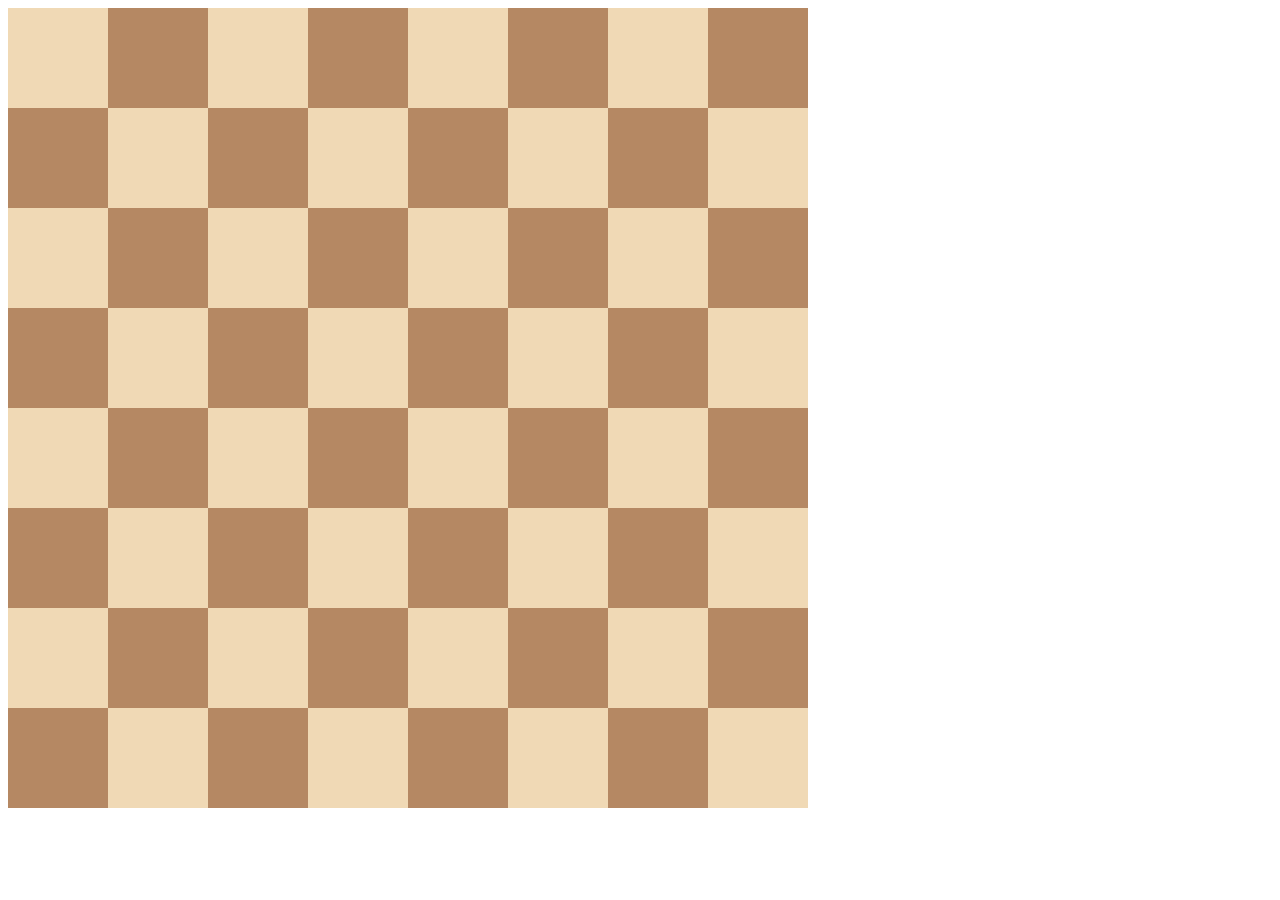
<file: 10.0 Display Grid/index.html>
<!DOCTYPE html>
<html>

<head>
  <title>Chessboard</title>
  <style>
    /* Write your code here */
    /* Each square should be 100px by 100px */
    /* My colours for white: #f0d9b5, black: #b58863 */
    .container {
      display: grid;
      grid-template-columns: 100px 100px 100px 100px 100px 100px 100px 100px;
      grid-template-rows: 100px 100px 100px 100px 100px 100px 100px 100px;
    }

    .white {
      background-color: #f0d9b5;
    }

    .black {
      background-color: #b58863;
    }
  </style>
</head>

<body>
  <div class="container">
    <div class="white"></div>
    <div class="black"></div>
    <div class="white"></div>
    <div class="black"></div>
    <div class="white"></div>
    <div class="black"></div>
    <div class="white"></div>
    <div class="black"></div>
    <div class="black"></div>
    <div class="white"></div>
    <div class="black"></div>
    <div class="white"></div>
    <div class="black"></div>
    <div class="white"></div>
    <div class="black"></div>
    <div class="white"></div>
    <div class="white"></div>
    <div class="black"></div>
    <div class="white"></div>
    <div class="black"></div>
    <div class="white"></div>
    <div class="black"></div>
    <div class="white"></div>
    <div class="black"></div>
    <div class="black"></div>
    <div class="white"></div>
    <div class="black"></div>
    <div class="white"></div>
    <div class="black"></div>
    <div class="white"></div>
    <div class="black"></div>
    <div class="white"></div>
    <div class="white"></div>
    <div class="black"></div>
    <div class="white"></div>
    <div class="black"></div>
    <div class="white"></div>
    <div class="black"></div>
    <div class="white"></div>
    <div class="black"></div>
    <div class="black"></div>
    <div class="white"></div>
    <div class="black"></div>
    <div class="white"></div>
    <div class="black"></div>
    <div class="white"></div>
    <div class="black"></div>
    <div class="white"></div>
    <div class="white"></div>
    <div class="black"></div>
    <div class="white"></div>
    <div class="black"></div>
    <div class="white"></div>
    <div class="black"></div>
    <div class="white"></div>
    <div class="black"></div>
    <div class="black"></div>
    <div class="white"></div>
    <div class="black"></div>
    <div class="white"></div>
    <div class="black"></div>
    <div class="white"></div>
    <div class="black"></div>
    <div class="white"></div>
  </div>
</body>

</html>
</file>
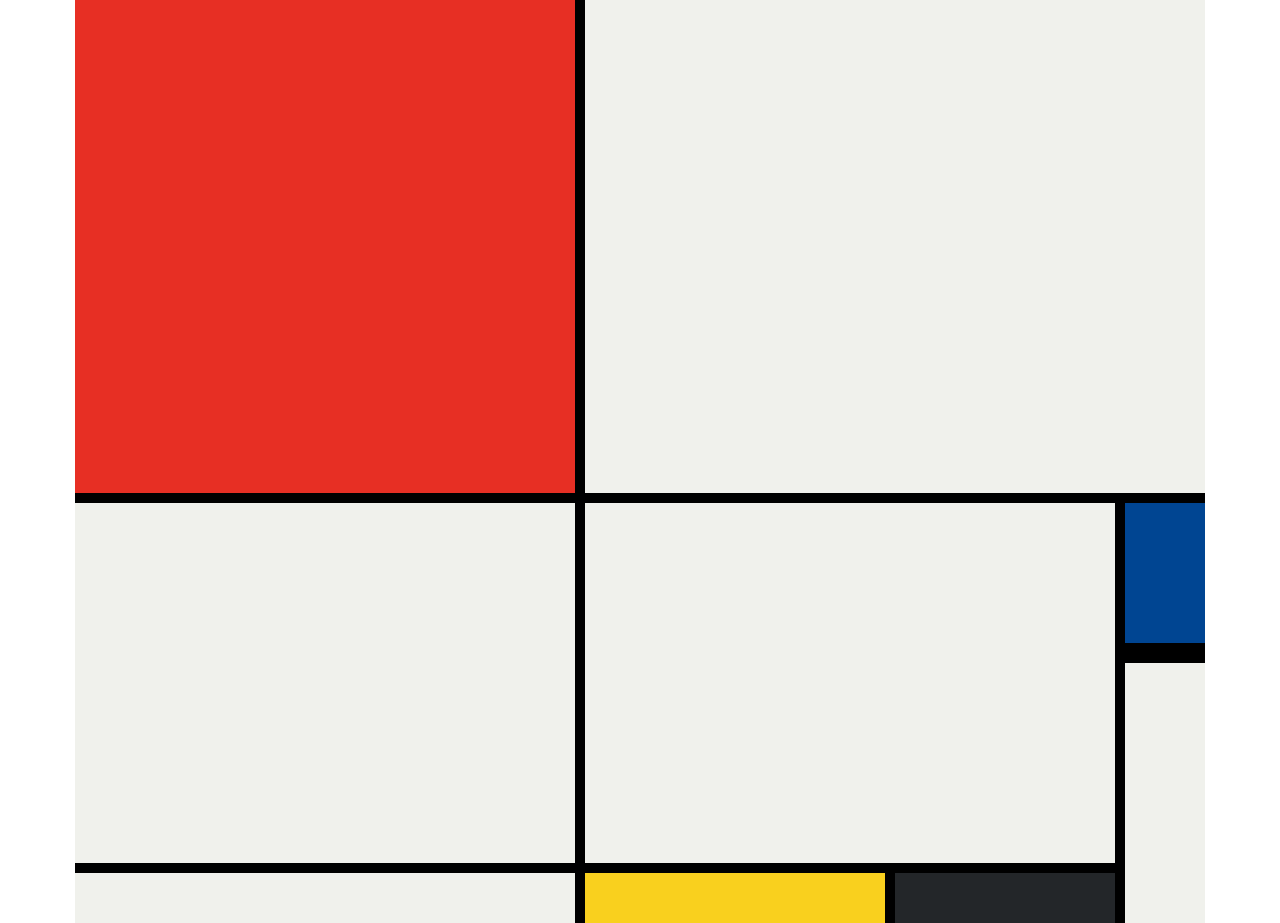
<file: 10.3 Mondrian Project/index.html>
<!DOCTYPE html>
<html lang="en">

<head>
  <meta charset="UTF-8">
  <meta name="viewport" content="width=device-width, initial-scale=1.0">
  <title>Mondrian Project</title>
  <style>
    /* 
    Write your CSS here 
    Gap Colour: #000
    White: #F0F1EC
    Red: #E72F24
    Black: #232629
    Blue: #004592
    Yellow: #F9D01E

    For dimensions, see dimensions.png image.
    HINT: Remember you can't change the properties of grid lines.
    But grid lines are transparent!
    */

    .flex-container {
      height: 100vh;
      display: flex;
      justify-content: center;
      align-items: center;
      margin: 0;
      padding: 0;
    }
    
    .grid-container {
      display: grid;
      grid-template-rows: 500px 150px 200px 50px;
      grid-template-columns: 500px 300px 220px 80px;
      gap: 10px;
      background-color: #000;
    }

    .red-tile {
      background-color: #E72F24;
    }

    .top-right, .middle-left, .middle-tile, .bottom-right, .bottom-left {
      background-color: #F0F1EC;
    }

    .top-right {
      grid-column: span 3;
    }

    .middle-left, .middle-tile, .bottom-right {
      grid-row: span 2;
    }

    .middle-tile {
      grid-column: span 2;
    }

    .blue-tile {
      background-color: #004592;
      border-bottom: 10px solid #000;
    }

    .yellow-tile {
      background-color: #F9D01E;
    }

    .black-tile {
      background-color: #232629;
    }
  </style>
</head>

<body>
  <!-- Write your HTML here -->
   <div class="flex-container">
    <div class="grid-container">
      <div class="red-tile"></div>
      <div class="top-right"></div>
      <div class="middle-left"></div>
      <div class="middle-tile"></div>
      <div class="blue-tile"></div>
      <div class="bottom-right"></div>
      <div class="bottom-left"></div>
      <div class="yellow-tile"></div>
      <div class="black-tile"></div>
     </div>
   </div>
   
</body>

</html>
</file>
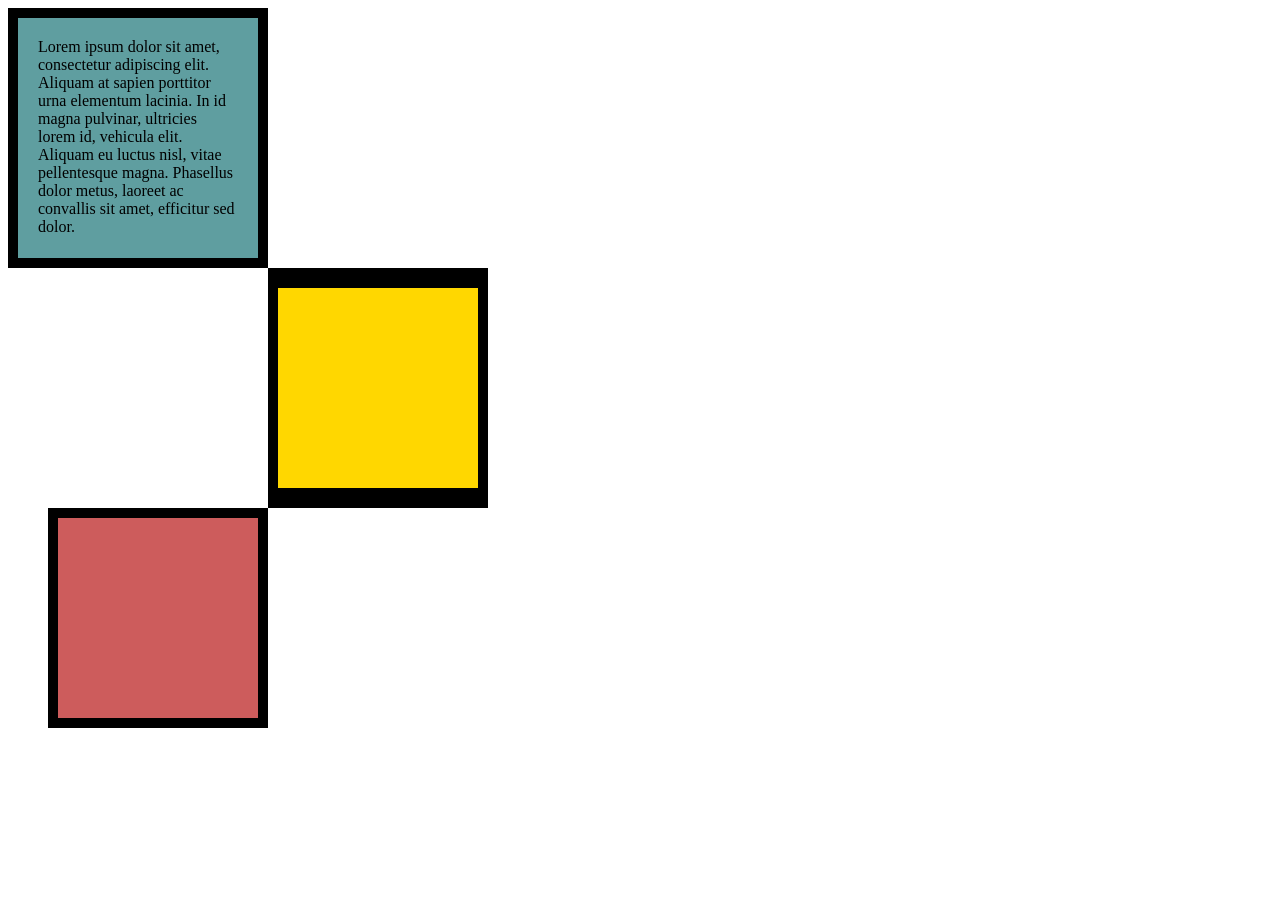
<file: 6.3 CSS Box Model/index.html>
<!DOCTYPE html>
<html lang="en">

<head>
  <meta charset="UTF-8">
  <title>CSS Box Model</title>
  <style>
    /* Write your CSS code here */
    div {
      height: 200px;
      width: 200px;
      border: 10px solid black;
    }

    p {
      margin: 0;
    }

    #top-box {
      background-color: cadetblue;
      padding: 20px;
    }

    #middle-box {
      background-color: gold;
      border-width: 20px 10px;
      margin-left: 260px;
    }

    #bottom-box {
      background-color: indianred;
      margin-left: 40px;
    }
  </style>
</head>

<body>
  <div id="top-box">
    <p>
      Lorem ipsum dolor sit amet, consectetur adipiscing elit. Aliquam at sapien porttitor urna elementum lacinia. In
      id magna pulvinar, ultricies lorem id, vehicula elit. Aliquam eu luctus nisl, vitae pellentesque magna. Phasellus
      dolor metus, laoreet ac convallis sit amet, efficitur sed dolor.
    </p>
  </div>
  <div id="middle-box">
    
  </div>
  <div id="bottom-box">
    
  </div>
  <!-- TODOs:
1. Create 3 Boxes using the div element.
2. Set their sizes to 200px high by 200px wide.
3. Set different background colors for each of the boxes (I used cadetblue, gold and indianred).
4. Add a paragraph <p> element into the first div and add the following words:
    Lorem ipsum dolor sit amet, consectetur adipiscing elit. Aliquam at sapien porttitor urna elementum lacinia. In
    id magna pulvinar, ultricies lorem id, vehicula elit. Aliquam eu luctus nisl, vitae pellentesque magna. Phasellus
    dolor metus, laoreet ac convallis sit amet, efficitur sed dolor.
5. Set the 1st div to have 20px padding all around with a black 10px border.
6. Fix the style of the <p> element to remove all margins.
Hint: Use the CSS inspector in Chrome.
7. Set the 2nd div to have a 20px border on top and bottom and 10px border left and right. (See goal image)
8. Set the 3rd div to have a 10px border 
9. Set the margins for the divs so that each box corner touches the other. (See the goal image)
-->

</body>

</html>
</file>
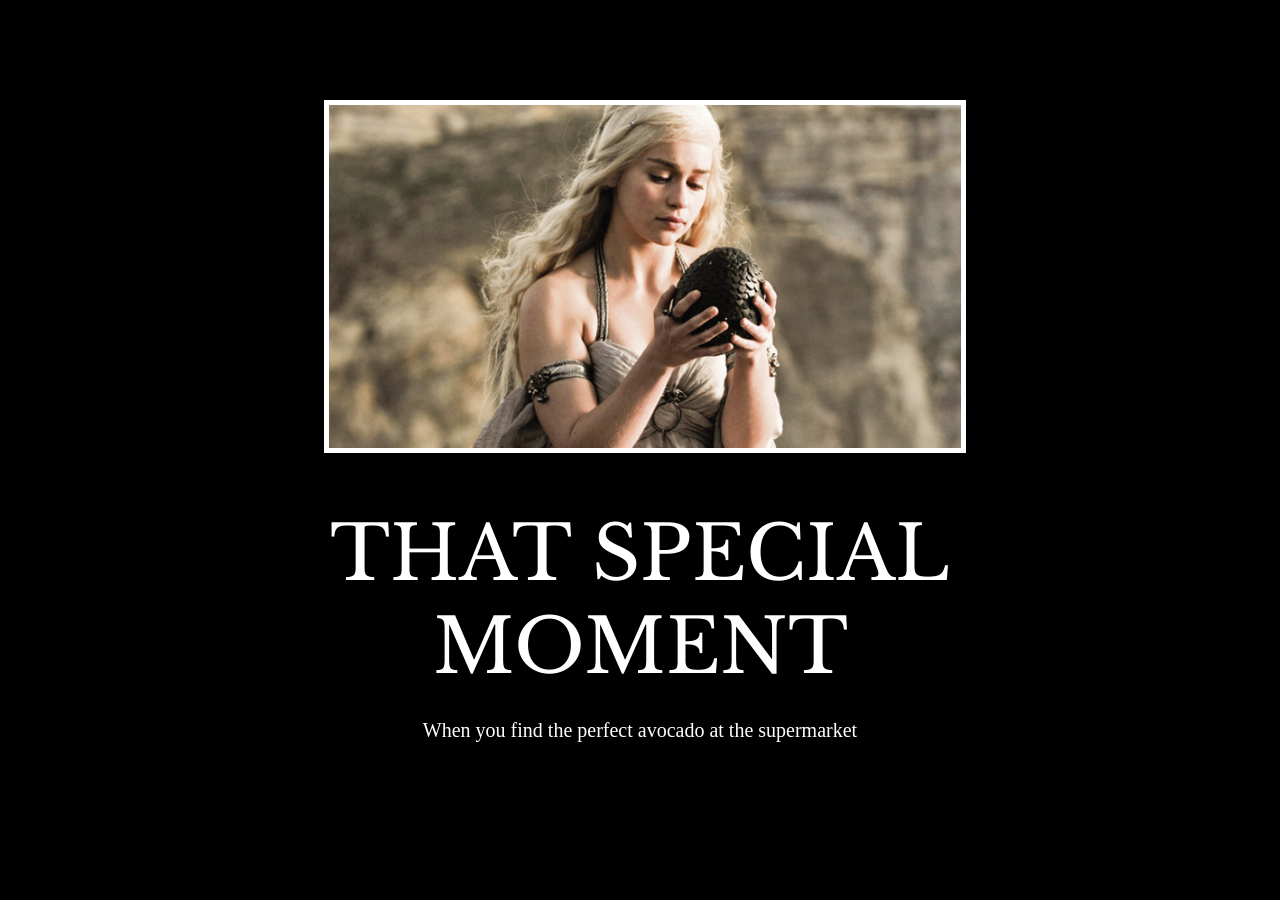
<file: 6.4 Motivation Meme Project/index.html>
<!-- 
  TODO: Create a motivational post website.
Style it how ever you like. 
Look at the goal image for inspiration.
But it must have the following features:
1. The main h1 text should be using the Regular Libre Baskerville Font from Google Fonts:
  https://fonts.google.com/specimen/Libre+Baskerville
2. The text should be white and background black.
3. Add your own image into the images folder inside assets. It should have a 5px white border.
4. The text should be center aligned.
5. Create a div to contain the h1, p and img elements. Adjust the margins so that the image and text are centered on the page. 
  Hint: You horizontally center a div by giving it a width of 50% and a margin-left of 25%.
  Hint: Set the image to have a width of 100% so it fills the div. 
6. Read about the text-transform property on MDN docs to make the h1 uppercase with CSS.
  https://developer.mozilla.org/en-US/docs/Web/CSS/text-transform 
-->

<!DOCTYPE html>
<html lang="en">
  <head>
    <meta charset="UTF-8">
    <meta name="viewport" content="width=device-width, initial-scale=1.0">
    <title>Motivational Meme</title>
    <style>
      body {
        background-color: black;
      }

      div {
        width: 50%;
        margin-left: 25%;
        margin-top: 100px;
      }
      
      img {
        border: 5px solid white;
        width: 100%;
      }

      h1, p {
        color: white;
        text-align: center;
      }

      h1 {
        font-family: "Libre Baskerville", serif;
        text-transform: uppercase;
        font-size: 75px;
        font-weight: 400;
      }

      p {
        font-size: 20px;
        margin-top: -25px;
      }
    </style>
    <link rel="preconnect" href="https://fonts.googleapis.com">
    <link rel="preconnect" href="https://fonts.gstatic.com" crossorigin>
    <link href="https://fonts.googleapis.com/css2?family=Libre+Baskerville&display=swap" rel="stylesheet">
  </head>
  <body>
    <div>
      <img src="assets/images/daenerys.jpeg" />
      <h1>That special moment</h1>
      <p>When you find the perfect avocado at the supermarket</p>
    </div>
  </body>
</html>
</file>
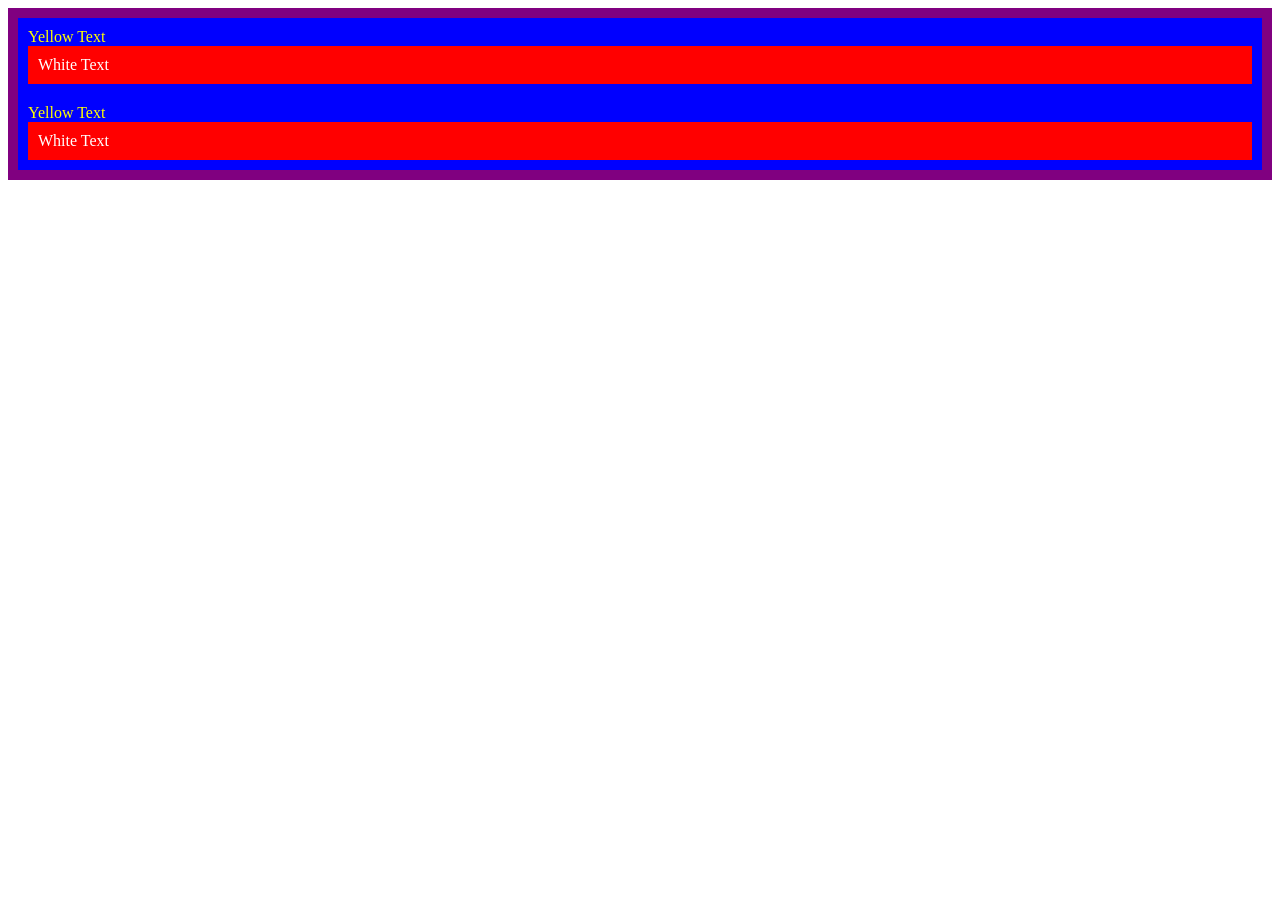
<file: 7.0+CSS+Cascade/index.html>
<!DOCTYPE html>
<html lang="en">

  <head>
    <meta charset="UTF-8">
    <title>CSS Cascade</title>
    <link rel="stylesheet" href="./style.css">
  </head>

  <body>
    <div id="outer-box" class="box">
      <div class="box">
        <p>Yellow Text</p>
        <div class="box inner-box">
          <p class="white-text">White Text</p>
        </div>
      </div>
      <div class="box">
        <p>Yellow Text</p>
        <div class="box inner-box">
          <p class="white-text">White Text</p>
        </div>
      </div>
    </div>
  </body>

</html>
</file>
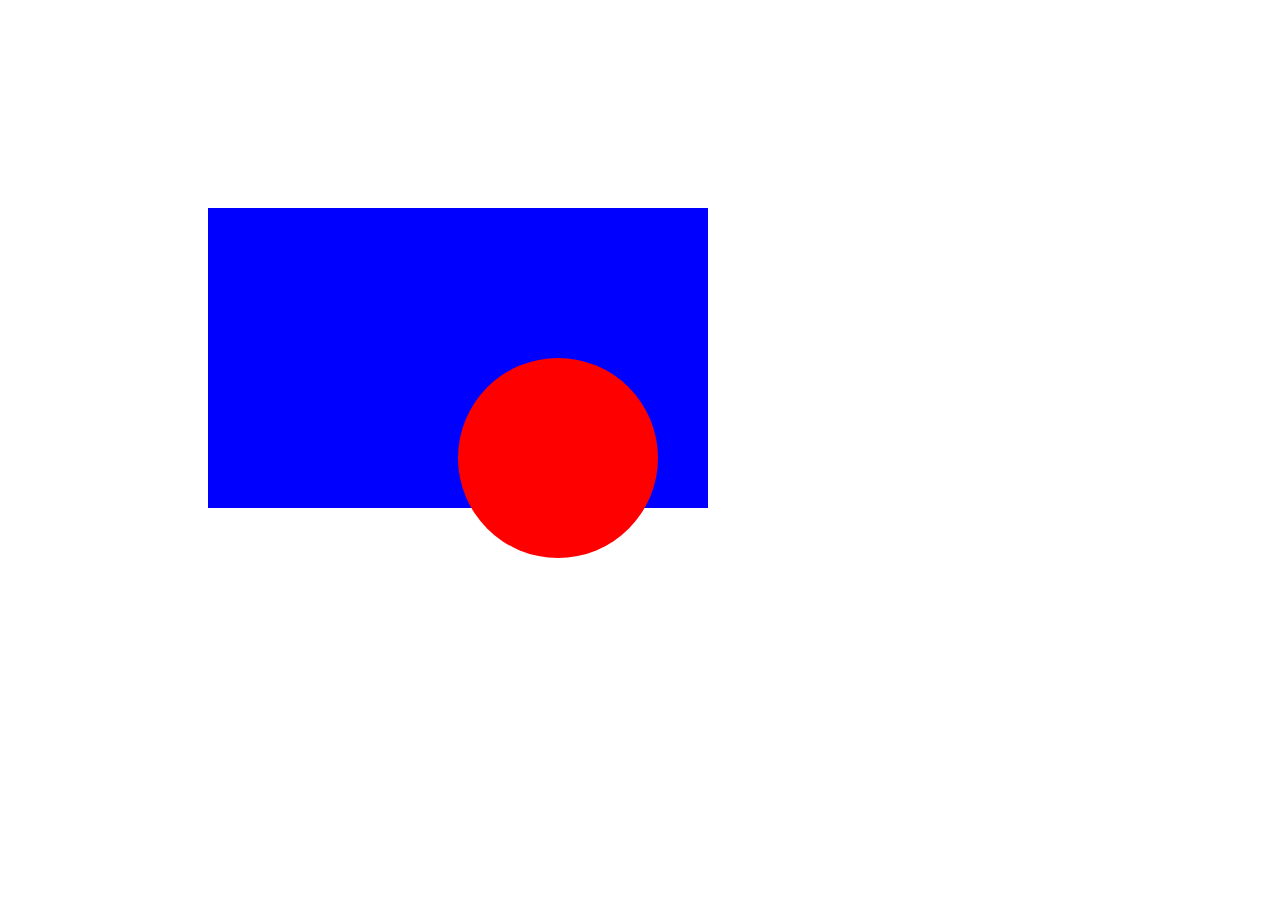
<file: 7.2 CSS Positioning/index.html>
<!DOCTYPE html>
<html>

<head>
  <title>CSS Positioning Exercise</title>
  <style>
    /* Write your code here */
    .blue-box {
      height: 300px;
      width: 500px;
      background-color: blue;
      position: relative;
      top: 200px;
      left: 200px;
    }

    .red-circle {
      background-color: red;
      width: 200px;
      height: 200px;
      border-radius: 50%;
      position: absolute;
      top: 150px;
      left: 250px;
    }
  </style>
</head>

<body>
  <div class="blue-box">
    <div class="red-circle">
    </div>
  </div>

</body>

</html>
</file>
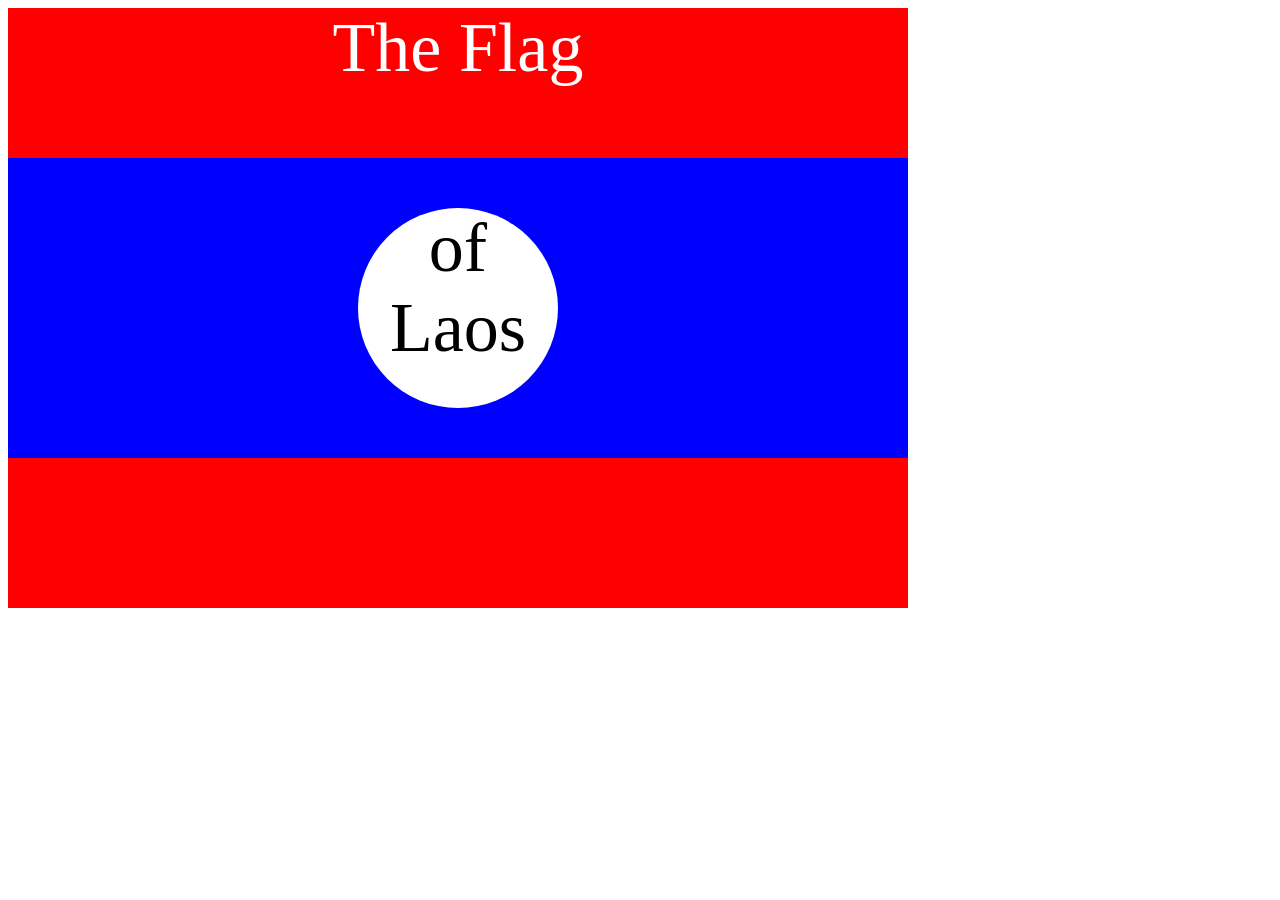
<file: 7.3 CSS Flag Project/index.html>
<!DOCTYPE html>
<html lang="en">

<head>
  <meta charset="UTF-8">
  <title>CSS Flag Project</title>
  <style>
    /* Write your CSS Code here */
    p {
      margin: 0;
      font-size: 70px;
      text-align: center;
    }

    .flag {
      height: 600px;
      width: 900px;
      background-color: red;
      position: relative;
    }

    .flag > div {
      width: 100%;
      height: 50%;
      background-color: blue;
      position: absolute;
      top: 25%;
    }

    .flag div div {
      height: 200px;
      width: 200px;
      border-radius: 50%;
      background-color: white;
      position: relative;
      top: 50px;
      left: 350px;
    }

    .flag > p {
      color: white;
    }

  </style>
</head>

<!-- 
  IMPORTANT! Do not change any HTML
Don't add any classes/ids/elements 
Use what you know about combining selectors 
and CSS specificity instead.
Hint 1: The flag is 900px by 600px and the circle is 200px by 200px.
Hint 2: You can use CSS inspection to get the colors from
https://appbrewery.github.io/flag-of-laos/
-->

<body>
  <div class="flag">
    <p>The Flag</p>
    <div>
      <div>
        <p>of Laos</p>
      </div>
    </div>
  </div>
</body>

</html>
</file>
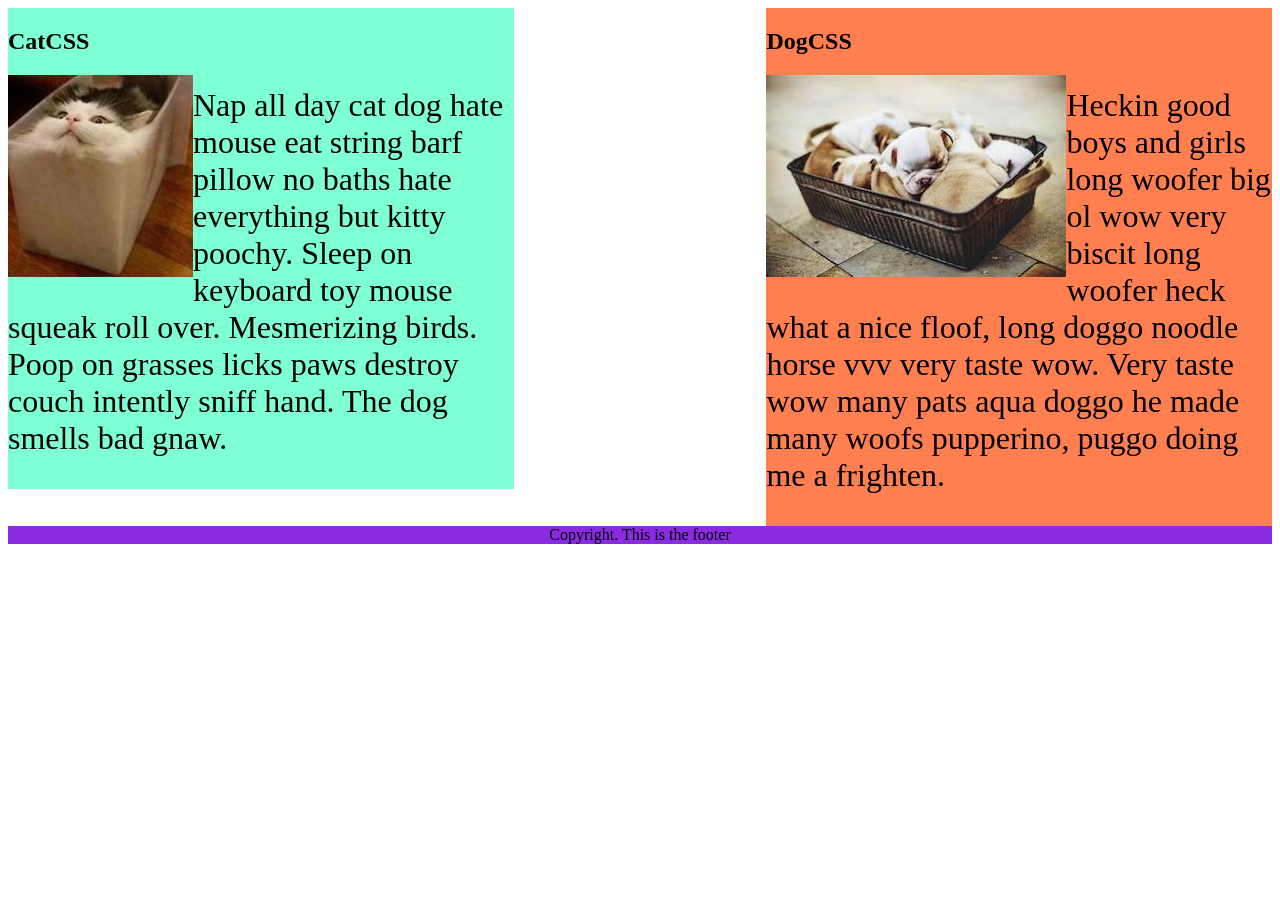
<file: 8.1 CSS Float/index.html>
<!DOCTYPE html>
<html lang="en">

<!-- TODO
1. Make both paragraph elements wrap around the image.
2. Use Float to move the cat div to the left and the dog div to the right.
3. Use clear to make the footer go below both the cat and dog div. -->

<head>
  <meta charset="UTF-8">
  <title>CSS Float</title>
  <style>
    div {
      display: inline-block;
      width: 40%;
    }

    p {
      font-size: 2em;
    }

    .cat {
      background-color: aquamarine;
      float: left;
    }

    .dog {
      background-color: coral;
      float: right;
    }

    footer {
      text-align: center;
      background-color: blueviolet;
      clear: both;
    }

    img {
      float: left;
    }
  </style>
</head>

<body>
  <div class="cat">
    <h2>CatCSS</h2>

    <img src="cat.jpeg" alt="cat in a box" />
    <p class="first-paragraph">Nap all day cat dog hate mouse eat string barf pillow no baths hate everything but kitty
      poochy. Sleep on keyboard
      toy
      mouse squeak roll over. Mesmerizing birds. Poop on grasses licks paws destroy couch intently sniff hand. The dog
      smells
      bad gnaw.</p>
  </div>
  <div class="dog">
    <h2>DogCSS</h2>
    <img src="dog.jpeg" alt="dogs in a box" />
    <p class="second-paragraph">Heckin good boys and girls long woofer big ol wow very biscit long woofer heck what a
      nice
      floof, long doggo noodle
      horse vvv very taste wow. Very taste wow many pats aqua doggo he made many woofs pupperino, puggo doing me a
      frighten.</p>
  </div>

  <footer>Copyright. This is the footer</footer>
</body>

</html>
</file>
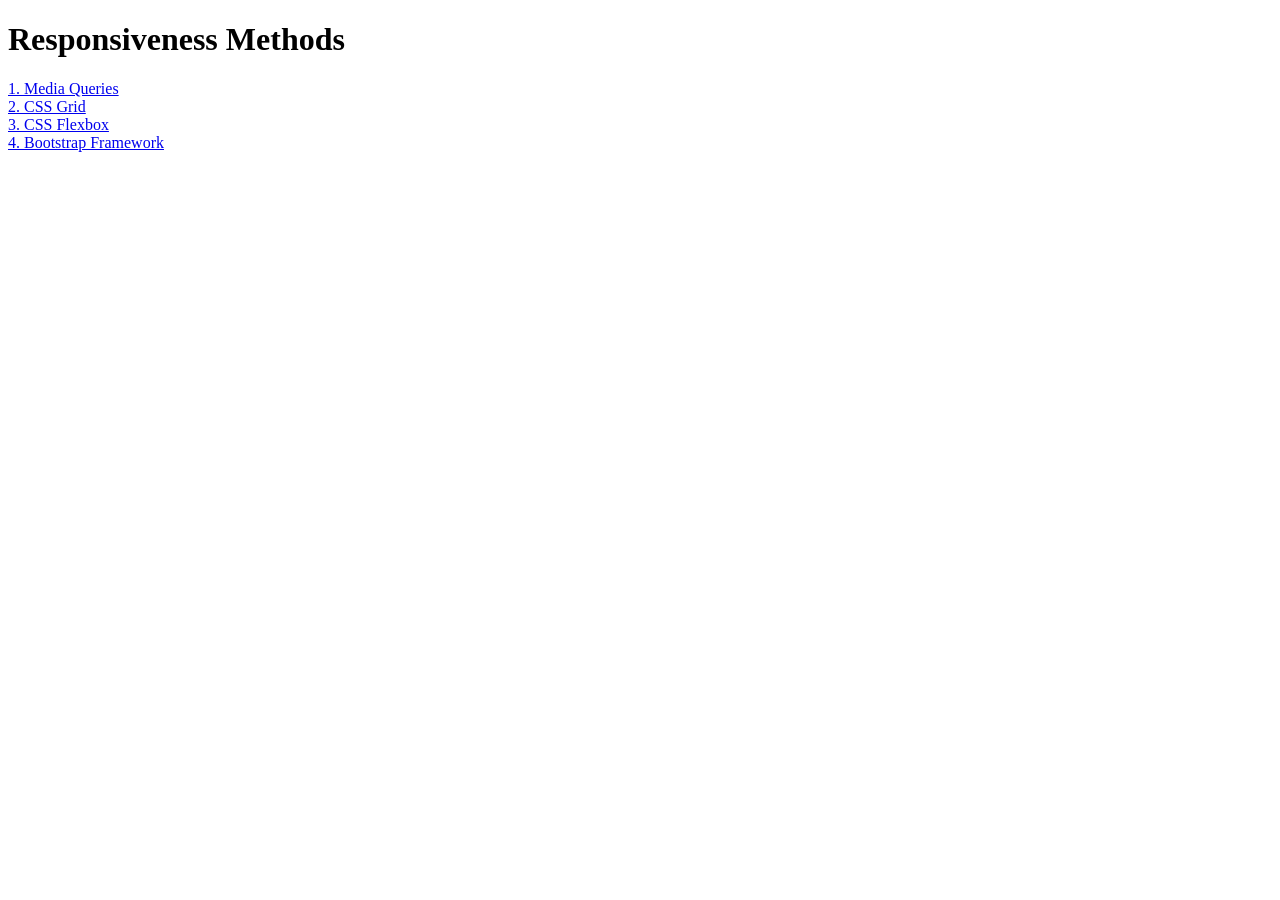
<file: 8.2 Responsiveness/index.html>
<!DOCTYPE html>
<html lang="en">

<head>
  <meta charset="UTF-8">
  <meta name="viewport" content="width=device-width, initial-scale=1.0">
  <title>Responsiveness</title>
  <style>
    a {
      display: block;
    }
  </style>
</head>

<body>
  <h1>Responsiveness Methods</h1>
  <a href="./media-query.html">1. Media Queries</a>
  <a href="./grid.html">2. CSS Grid</a>
  <a href="./flexbox.html">3. CSS Flexbox</a>
  <a href="./bootstrap.html">4. Bootstrap Framework</a>
</body>

</html>
</file>
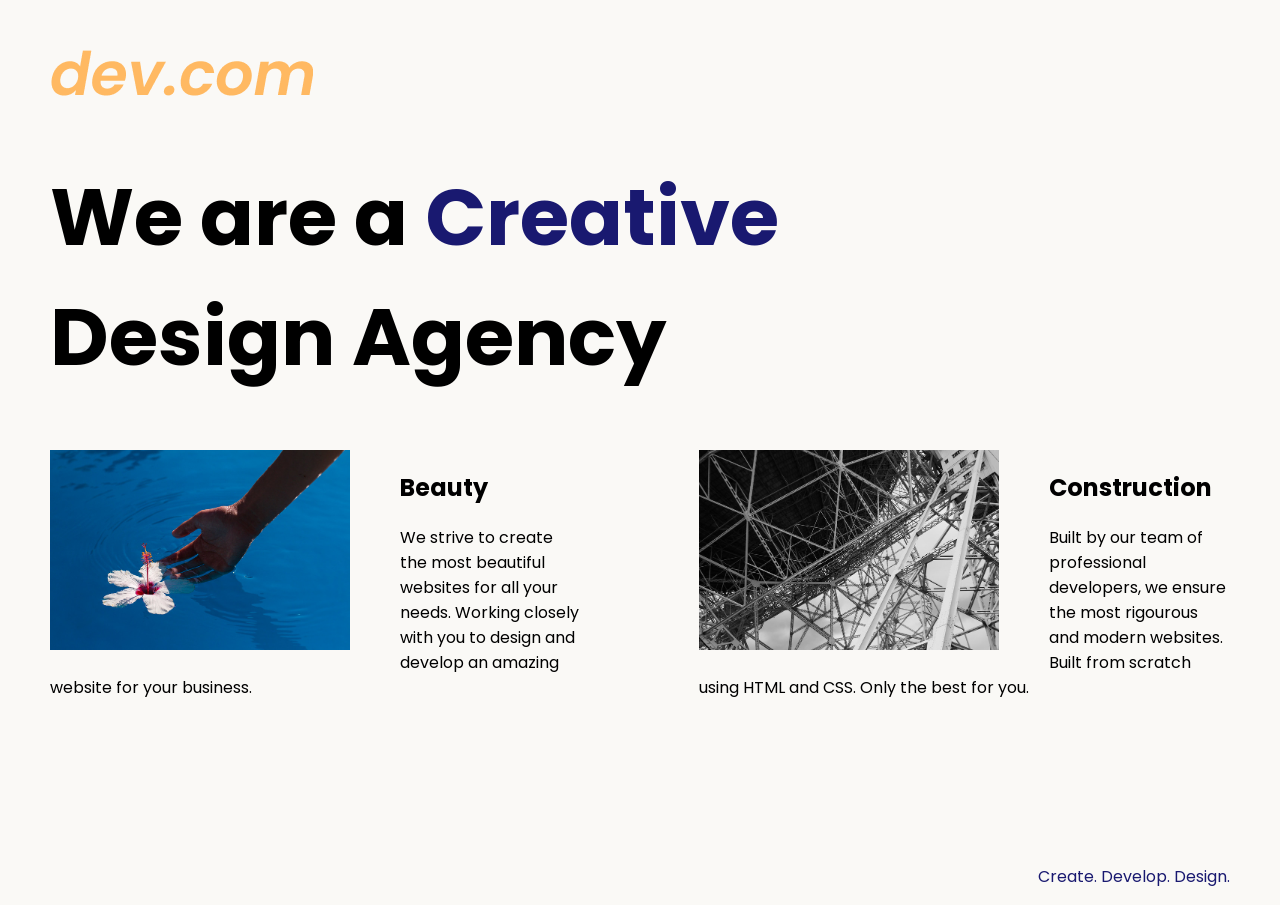
<file: 8.4 Web Design Agency Project/index.html>
<!DOCTYPE html>
<html lang="en">

<head>
  <meta charset="UTF-8">
  <meta name="viewport" content="width=device-width, initial-scale=1.0">
  <title>Agency</title>
  <link rel="stylesheet" href="./style.css">
  <link rel="preconnect" href="https://fonts.googleapis.com">
  <link rel="preconnect" href="https://fonts.gstatic.com" crossorigin>
  <link href="https://fonts.googleapis.com/css2?family=Poppins:wght@400;700&display=swap" rel="stylesheet">
</head>

<body>
  <div class="main">
    <img class="logo" src="./assets/images/logo.png" alt="logo">
    <h1>We are a <span class="creative">Creative</span> <br /> Design Agency</h1>
    <div class="left card">
      <img class="tile-image" src="./assets/images/beautiful.jpg" alt="hand and flower in water">
      <h2 class="card-title">Beauty</h2>
      <p class="card-text">
        We strive to create the most beautiful websites for all your needs. Working closely with you
        to design and develop an amazing website for your business.
      </p>
    </div>

    <div class="right card">
      <img class="tile-image" src="./assets/images/construction.jpg" alt="metal structure">
      <h2 class="card-title">Construction</h2>
      <p>
        Built by our team of professional developers, we ensure the most rigourous and modern websites. Built from
        scratch using HTML and CSS. Only the best for you.
      </p>
    </div>

  </div>
  <footer>
    <p>Create. Develop. Design.</p>
  </footer>
</body>

</html>
</file>
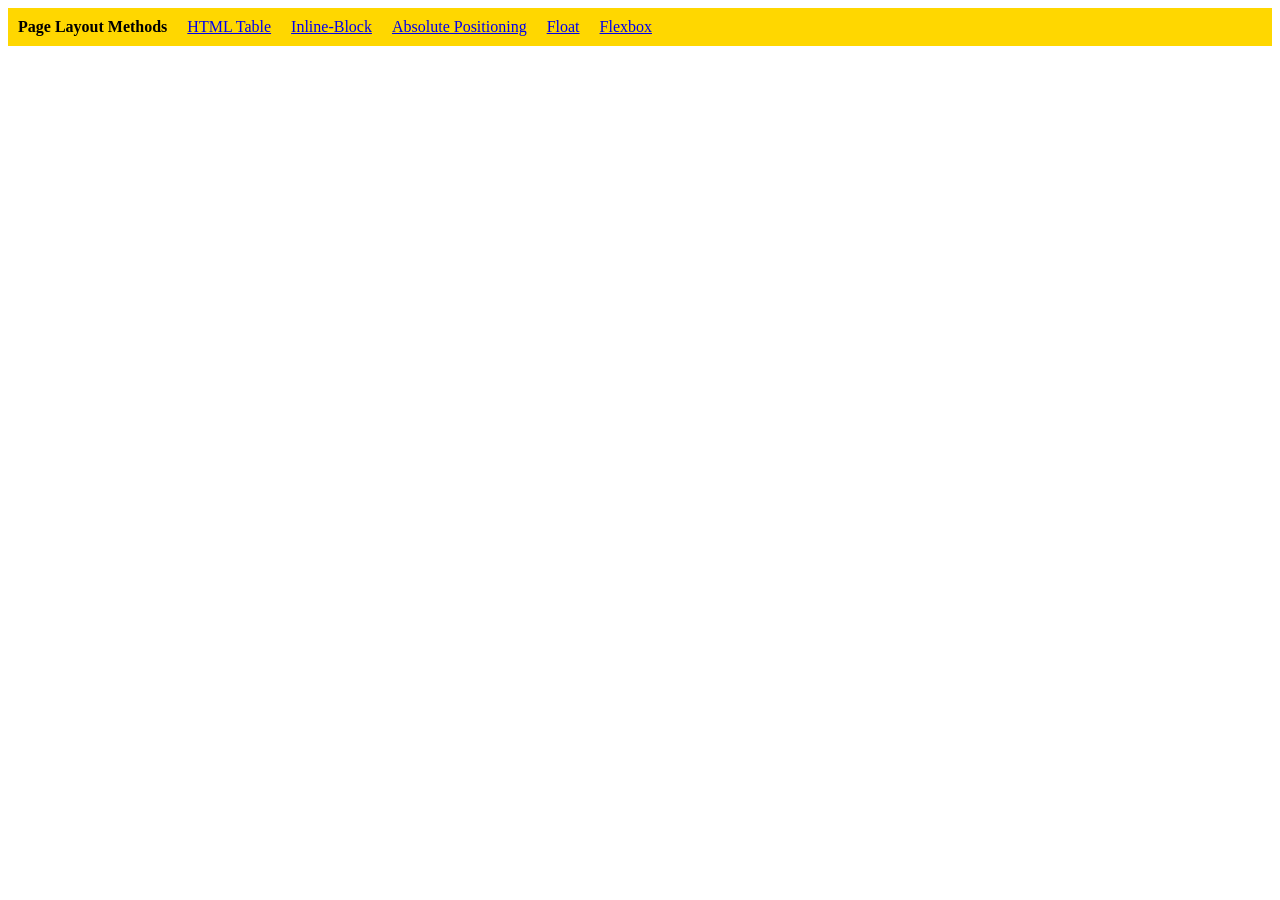
<file: 9.0 Display Flex/index.html>
<!DOCTYPE html>
<html lang="en">

<head>
  <meta charset="UTF-8">
  <meta name="viewport" content="width=device-width, initial-scale=1.0">
  <title>Column Layout Methods</title>
  <style>
    p {
      padding: 0;
      margin: 0;
      font-weight: 700;
    }

    li {
      list-style: none;
    }

    .container {
      padding: 10px;
      background-color: gold;
      display: flex;
      gap: 20px;
    }

  </style>
</head>

<body>
  <div class="container">
    <p>Page Layout Methods</p>

    <li><a href="./html-table.html">HTML Table</a></li>
    <li><a href="./inline-block.html">Inline-Block</a></li>
    <li><a href="./absolute-position.html">Absolute Positioning</a></li>
    <li><a href="./float.html">Float</a></li>
    <li><a href="./flex.html">Flexbox</a></li>

  </div>
</body>

</html>
</file>
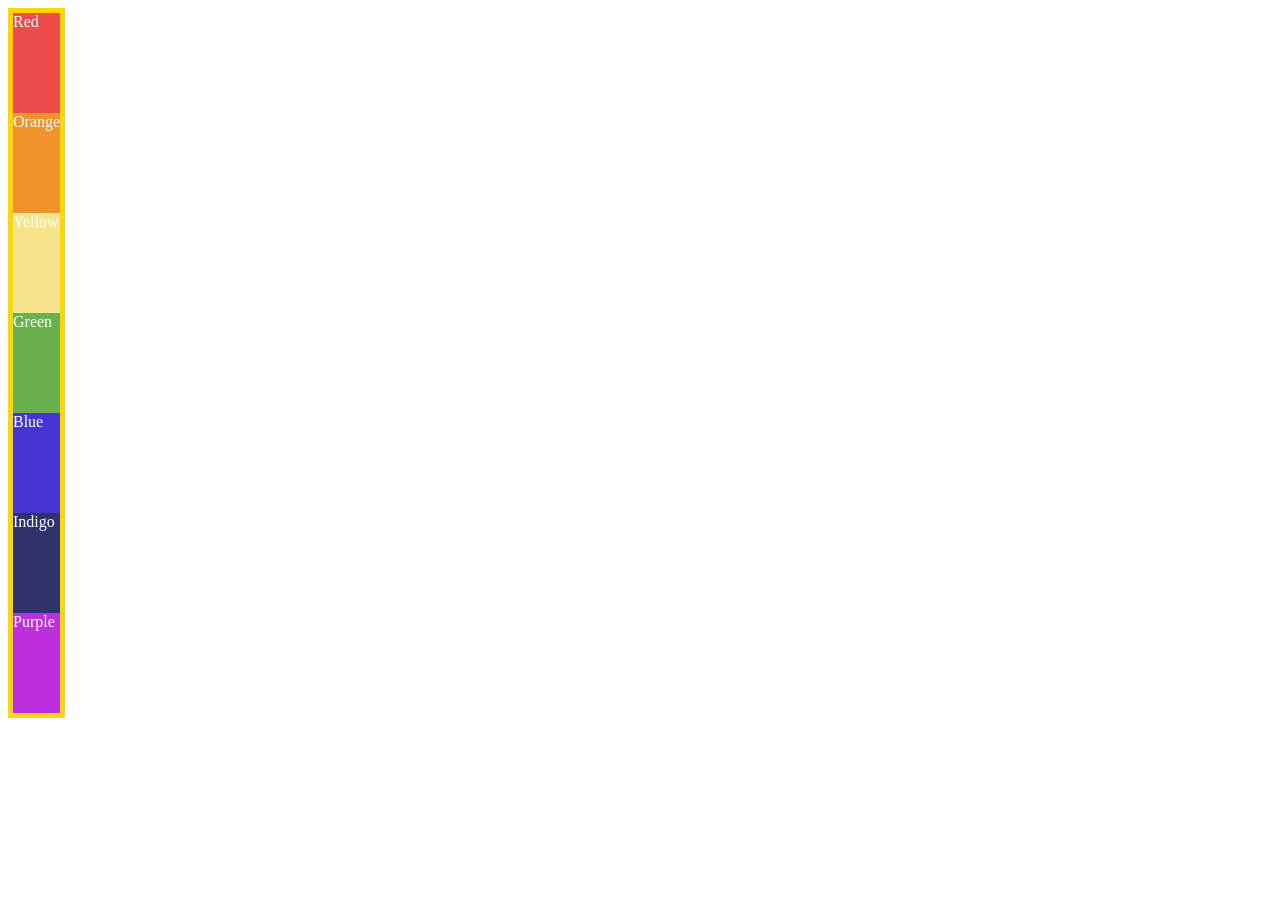
<file: 9.1 Flex Direction/index.html>
<!DOCTYPE html>
<html lang="en">

<head>
  <meta charset="UTF-8">
  <meta name="viewport" content="width=device-width, initial-scale=1.0">
  <title>Flex Direction</title>
  <!-- HINT:
  https://developer.mozilla.org/en-US/docs/Web/CSS/Universal_selectors
  https://developer.mozilla.org/en-US/docs/Learn/CSS/Building_blocks/Selectors/Combinators 
  -->
  <style>
    .container {
      color: white;
      border: 5px solid gold;
      display: inline-flex;
      flex-direction: column;
    }

    .container > div {
      flex-basis: 100px;
    }

    /*
Select all the elements that are the direct
children of the .container class.
    */

    .red {background-color: #eb4d4b;}
    .orange {background-color: #f0932b;}
    .yellow {background-color: #f6e58d;}
    .green {background-color: #6ab04c;}
    .blue {background-color: #4834d4;}
    .indigo {background-color: #30336b;}
    .purple {background-color: #be2edd;}
  </style>
</head>

<body>
  <div class="container">
    <div class="red">Red</div>
    <div class="orange">Orange</div>
    <div class="yellow">Yellow</div>
    <div class="green">Green</div>
    <div class="blue">Blue</div>
    <div class="indigo">Indigo</div>
    <div class="purple">Purple</div>
  </div>
  
</body>

</html>
</file>
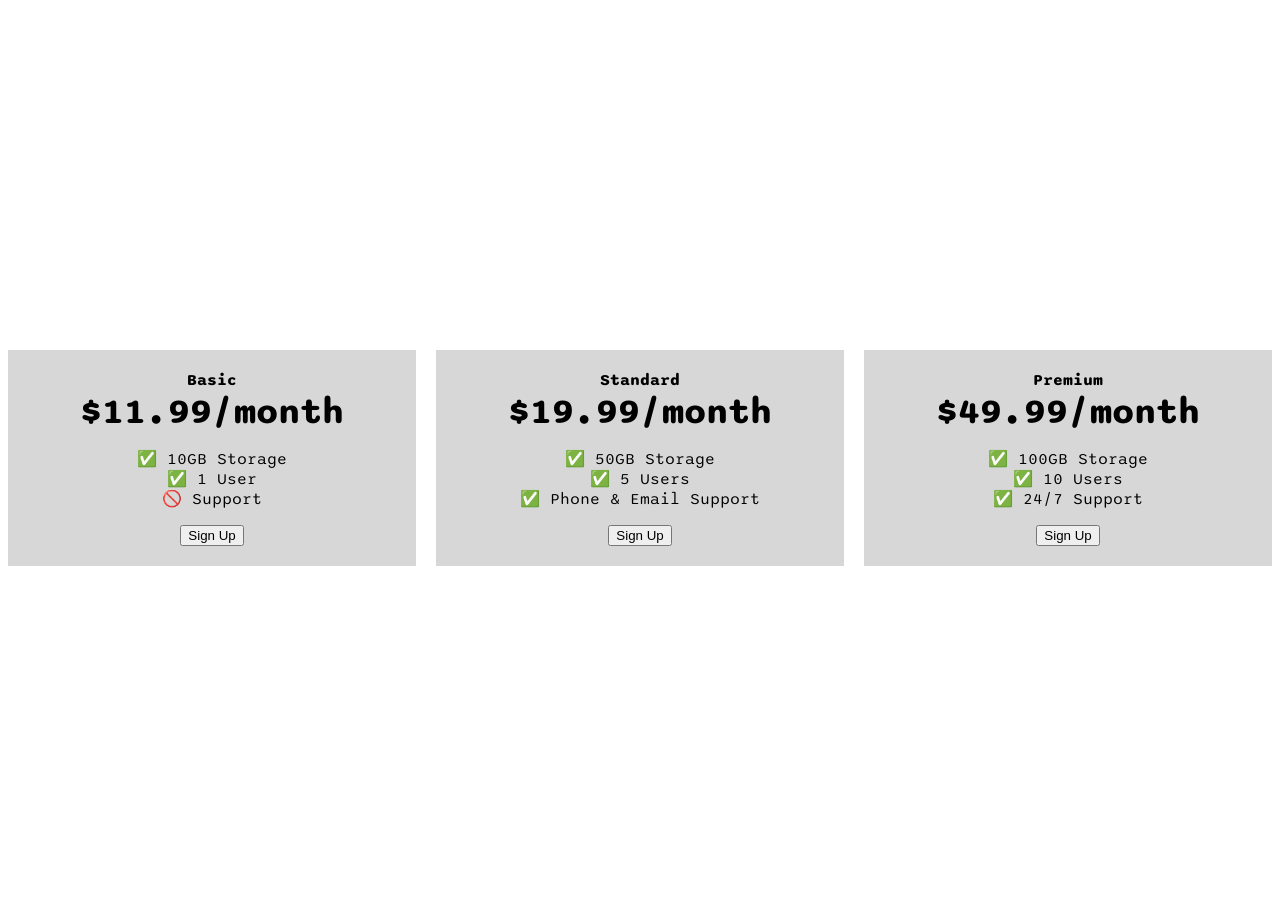
<file: 9.4+Flexbox+Pricing+Table+Project/index.html>
<!DOCTYPE html>
<html>
  <head>
    <title>Flexbox Pricing Table</title>
    <link rel="preconnect" href="https://fonts.googleapis.com" />
    <link rel="preconnect" href="https://fonts.gstatic.com" crossorigin />
    <link
      href="https://fonts.googleapis.com/css2?family=Sono:wght@400;700&display=swap"
      rel="stylesheet"
    />
    <style>
      body {
        font-family: "Sono", sans-serif;
      }

      .pricing-container {
        display: flex;
        justify-content: center;
        align-items: center;
        height: 100vh;
        gap: 20px;
      }

      .pricing-plan {
        flex: 1;
        max-width: 400px;
        text-align: center;
        background-color: rgb(215, 215, 215);
        padding: 20px;
      }

      .pricing-plan div {
        font-weight: 700;
      }

      .plan-price {
        font-size: 36px;
      }

      ul {
        padding: 0;
      }

      li {
        list-style: none;
      }

      /* Hint: What can you do with a media query and flexbox? */
      @media (max-width: 1250px) {
        .pricing-container {
          flex-direction: column;
          height: 100%;
        }
      }
    </style>
  </head>

  <body>
    <div class="pricing-container">
      <div class="pricing-plan">
        <div class="plan-title">Basic</div>
        <div class="plan-price">$11.99/month</div>
        <ul class="plan-features">
          <li>✅ 10GB Storage</li>
          <li>✅ 1 User</li>
          <li>🚫 Support</li>
        </ul>
        <button class="plan-button">Sign Up</button>
      </div>
      <div class="pricing-plan">
        <div class="plan-title">Standard</div>
        <div class="plan-price">$19.99/month</div>
        <ul class="plan-features">
          <li>✅ 50GB Storage</li>
          <li>✅ 5 Users</li>
          <li>✅ Phone &amp; Email Support</li>
        </ul>
        <button class="plan-button">Sign Up</button>
      </div>
      <div class="pricing-plan">
        <div class="plan-title">Premium</div>
        <div class="plan-price">$49.99/month</div>
        <ul class="plan-features">
          <li>✅ 100GB Storage</li>
          <li>✅ 10 Users</li>
          <li>✅ 24/7 Support</li>
        </ul>
        <button class="plan-button">Sign Up</button>
      </div>
    </div>
  </body>
</html>
</file>
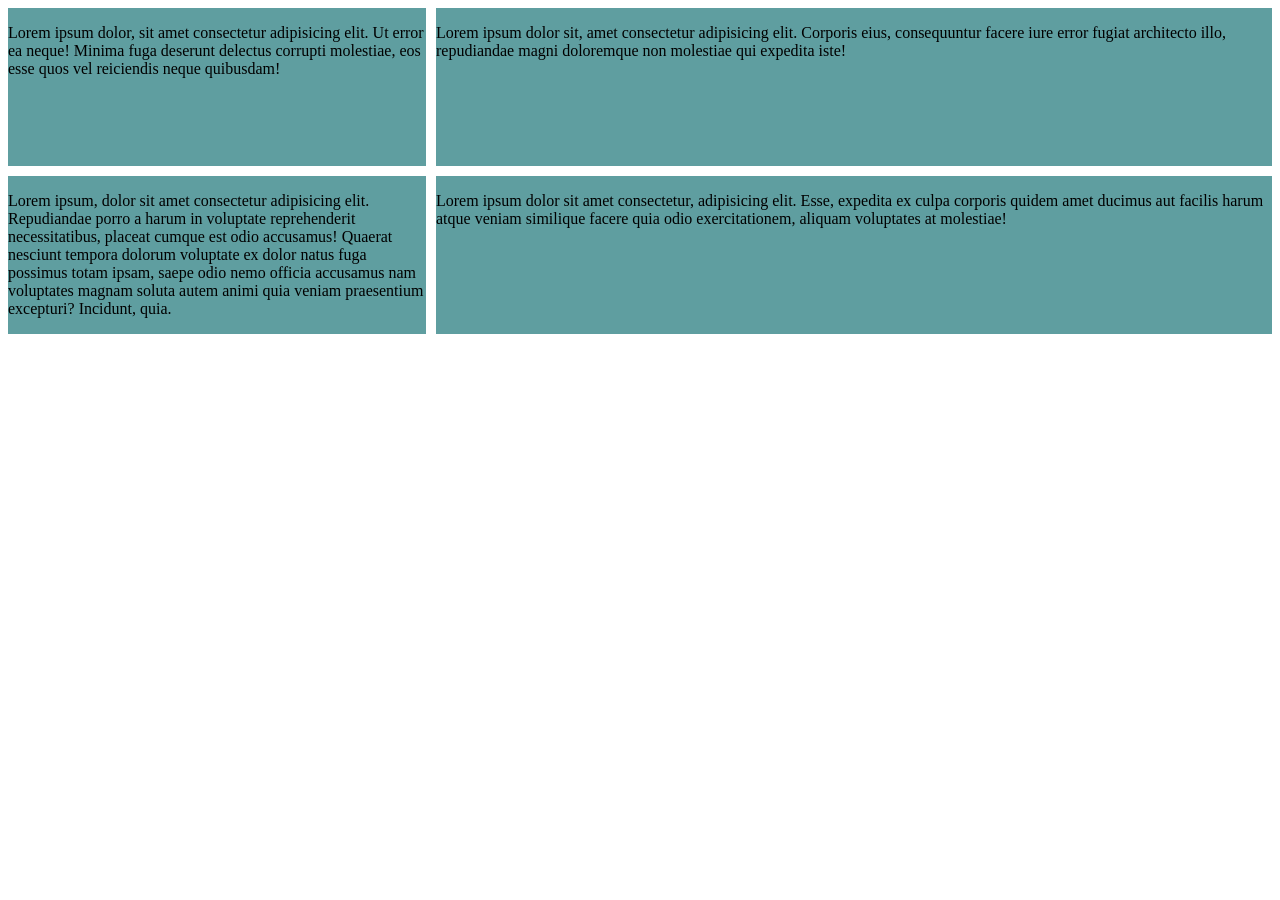
<file: 10.0 Display Grid/example.html>
<!DOCTYPE html>
<html>

<head>
  <title>CSS Grid vs Flexbox</title>
  <style>
    .container {
      display: grid;
      grid-template-columns: 1fr 2fr;
      grid-template-rows: 1fr 1fr;
      gap: 10px
    }

    .container>* {
      background-color: cadetblue;
    }
  </style>
</head>

<body>
  <div class="container">
    <div class="one">
      <p>Lorem ipsum dolor, sit amet consectetur adipisicing elit. Ut error ea neque! Minima fuga deserunt delectus
        corrupti molestiae, eos esse quos vel reiciendis neque quibusdam!</p>
    </div>
    <div class="two">
      <p>Lorem ipsum dolor sit, amet consectetur adipisicing elit. Corporis eius, consequuntur facere iure error fugiat
        architecto illo, repudiandae magni doloremque non molestiae qui expedita iste!</p>
    </div>
    <div class="three">
      <p>Lorem ipsum, dolor sit amet consectetur adipisicing elit. Repudiandae porro a harum in voluptate reprehenderit
        necessitatibus, placeat cumque est odio accusamus! Quaerat nesciunt tempora dolorum voluptate ex dolor natus
        fuga possimus totam ipsam, saepe odio nemo officia accusamus nam voluptates magnam soluta autem animi quia
        veniam praesentium excepturi? Incidunt, quia.</p>
    </div>
    <div>
      <p>Lorem ipsum dolor sit amet consectetur, adipisicing elit. Esse, expedita ex culpa corporis quidem amet ducimus
        aut facilis harum atque veniam similique facere quia odio exercitationem, aliquam voluptates at molestiae!</p>
    </div>
  </div>

</body>

</html>
</file>
<file: 7.0+CSS+Cascade/style.css>
/* Don't change the existing CSS. */

.box {
  background-color: blue;
  padding: 10px;
}

p {
  color: yellow;
  margin: 0;
  padding: 0;
}

.inner-box {
  background-color: red;
}

.white-text {
  color: white;
}

#outer-box {
  background-color: purple;
}
</file>
<file: 8.4 Web Design Agency Project/style.css>
body {
  font-family: "Poppins", sans-serif;
  margin: 50px 50px 0 50px;
  background-color: #faf9f6;
  display: flex;
  flex-direction: column;
  min-height: 95vh;
}

.creative {
  color: midnightblue;
}

.main {
  flex: 1;
}

h1 {
  font-size: 5rem;
}

.left {
  float: left;
  margin-right: 50px;
}

.right {
  float: right;
}

.card {
  width: 45%;
}

.tile-image {
  height: 200px;
  float: left;
  margin-right: 50px;
}

footer {
  text-align: right;
  color: midnightblue;
}

@media (max-width: 680px) {
  .logo {
    width: 100px;
  }

  h1 {
    font-size: 3.5rem;
    text-align: center;
  }

  .card {
    display: block;
    width: 100%;
    margin-bottom: 30px;
    text-align: justify;
  }

  .tile-image {
    margin-bottom: 10px;
    display: inline;
    width: 100%;
    object-fit: cover;
  }
}
</file>
